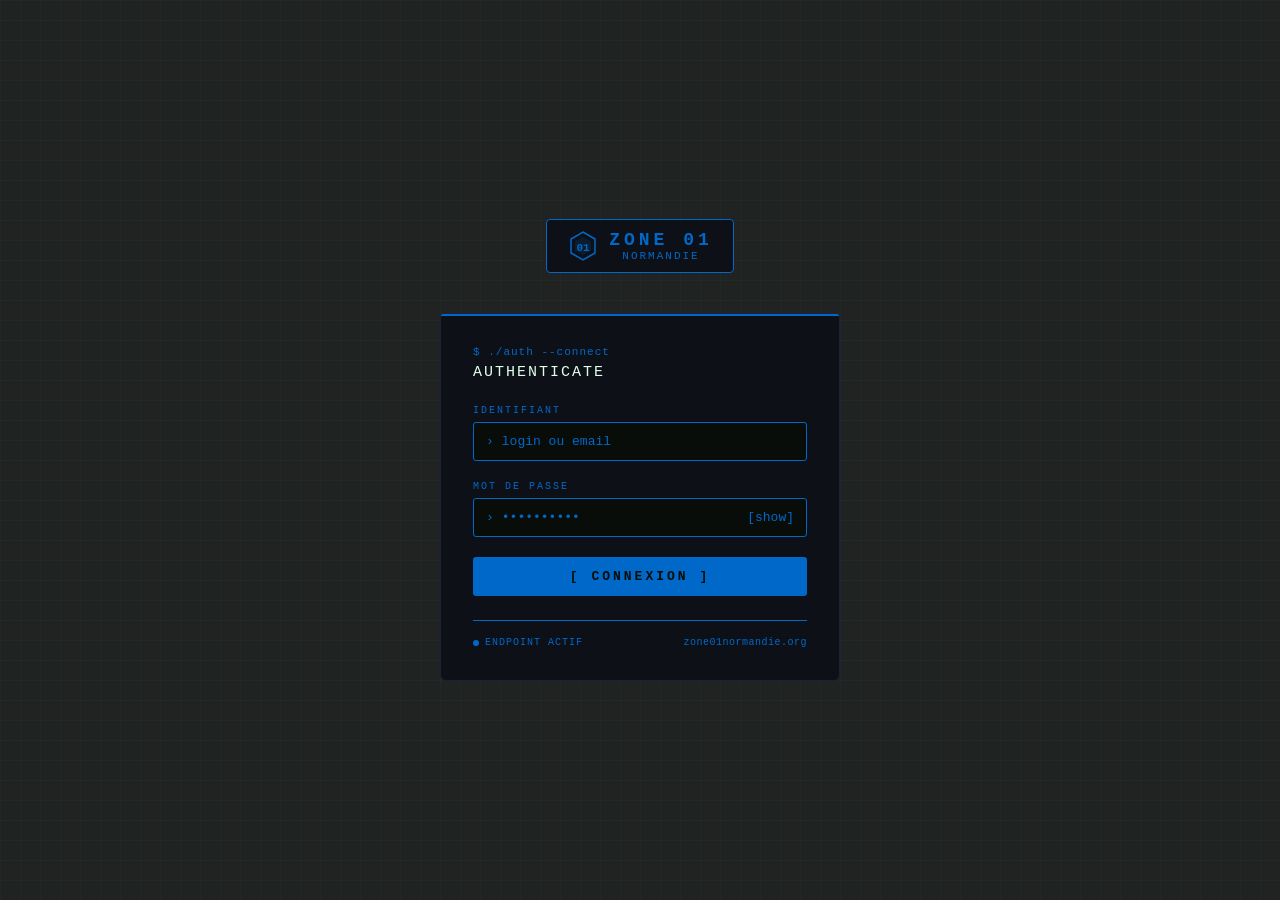
<file: index.html>
<!DOCTYPE html>
<html lang="fr">
<head>
    <meta charset="UTF-8"/>
    <meta name="viewport" content="width=device-width, initial-scale=1.0"/>
    <title>Zone 01 — Login</title>
    <link rel="stylesheet" href="/css/index.css">
</head>
<body>

    <div class="grid-bg"></div>

    <!-- Logo -->
    <div class="logo-area">
        <div class="logo-badge">
            <svg class="logo-hex" viewBox="0 0 32 32" fill="none">
                <polygon points="16,2 28,9 28,23 16,30 4,23 4,9"
                         fill="none" stroke="#0068c9" stroke-width="1.5"/>
                <polygon points="16,7 24,11.5 24,20.5 16,25 8,20.5 8,11.5"
                         fill="#0068c9" opacity="0.15"/>
                <text x="16" y="21" text-anchor="middle"
                      fill="#0068c9" font-size="11"
                      font-family="Courier New" font-weight="bold">01</text>
            </svg>
            <div>
                <div class="logo-text">Zone 01</div>
                <div class="logo-sub">Normandie</div>
            </div>
        </div>
    </div>

    <!-- Card -->
    <div class="card">
        <div class="card-header">
            <div class="prompt-line"><span>$</span> ./auth --connect</div>
            <div class="card-title">Authenticate</div>
        </div>

        <div class="field">
            <label>Identifiant</label>
            <div class="input-wrap">
                <span class="prefix">›</span>
                <input type="text" id="username"
                       placeholder="login ou email"
                       autocomplete="username"/>
            </div>
        </div>

        <div class="field">
            <label>Mot de passe</label>
            <div class="input-wrap">
                <span class="prefix">›</span>
                <input type="password" id="password"
                       placeholder="••••••••••"
                       autocomplete="current-password"/>
                <button class="toggle-pass" id="togglePass" tabindex="-1">[show]</button>
            </div>
        </div>

        <div class="error-box" id="errorBox">
            <span id="errorMsg">Identifiants invalides. Accès refusé.</span>
        </div>

        <button class="btn-login" id="loginBtn">
            [ Connexion ]
        </button>

        <div class="status-bar">
            <div class="status-text">
                <div class="status-dot"></div>
                ENDPOINT ACTIF
            </div>
            <div class="status-endpoint">zone01normandie.org</div>
        </div>
    </div>

    <script src="/js/password.js"></script>

</body>
</html>
</file>
<file: css/index.css>
* { box-sizing: border-box; margin: 0; padding: 0; }

        body {
            min-height: 100vh;
            background: #212222;
            display: flex;
            flex-direction: column;
            align-items: center;
            justify-content: center;
            font-family: 'Courier New', monospace;
            padding: 2rem 1rem;
            position: relative;
            overflow: hidden;
        }

        .grid-bg {
            position: fixed;
            inset: 0;
            background-image:
                linear-gradient(rgba(0,255,180,0.04) 1px, transparent 1px),
                linear-gradient(90deg, rgba(0,255,180,0.04) 1px, transparent 1px);
            background-size: 20px 20px;
            pointer-events: none;
            z-index: 0;
        }

        /* ── Logo ── */
        .logo-area {
            text-align: center;
            margin-bottom: 2rem;
            position: relative;
            z-index: 1;
        }
        .logo-badge {
            display: inline-flex;
            align-items: center;
            gap: 10px;
            background: #0d1117;
            border: 1px solid #0068c9;
            border-radius: 4px;
            padding: 10px 20px;
            margin-bottom: 0.5rem;
        }
        .logo-hex { width: 32px; height: 32px; }
        .logo-text {
            font-size: 18px;
            font-weight: bold;
            color: #0068c9;
            letter-spacing: 4px;
            text-transform: uppercase;
        }
        .logo-sub {
            font-size: 11px;
            color: #0068c9;
            letter-spacing: 2px;
            text-transform: uppercase;
        }

        /* ── Card ── */
        .card {
            width: 100%;
            max-width: 400px;
            background: #0d1117;
            border: 1px solid #1e203a;
            border-radius: 6px;
            padding: 2rem;
            position: relative;
            z-index: 1;
        }
        .card::before {
            content: '';
            position: absolute;
            top: 0; left: 0; right: 0;
            height: 2px;
            background: #0068c9;
            border-radius: 6px 6px 0 0;
        }

        /* ── Header ── */
        .card-header { margin-bottom: 1.5rem; }
        .prompt-line {
            font-size: 11px;
            color: #0068c9;
            letter-spacing: 1px;
            margin-bottom: 6px;
        }
        .prompt-line span { color: #0068c9; }
        .card-title {
            font-size: 15px;
            color: #e0ffe8;
            letter-spacing: 2px;
            text-transform: uppercase;
        }

        /* ── Fields ── */
        .field { margin-bottom: 1.25rem; }
        .field label {
            display: block;
            font-size: 10px;
            color: #0068c9;
            letter-spacing: 2px;
            text-transform: uppercase;
            margin-bottom: 6px;
        }
        .input-wrap {
            display: flex;
            align-items: center;
            background: #080d0a;
            border: 1px solid #0068c9;
            border-radius: 3px;
            padding: 0 12px;
            transition: border-color 0.15s;
        }
        .input-wrap:focus-within { border-color: #0068c9; }
        .input-wrap .prefix {
            font-size: 13px;
            color: #0068c9;
            margin-right: 8px;
            user-select: none;
        }
        .input-wrap input {
            flex: 1;
            background: none;
            border: none;
            outline: none;
            font-family: 'Courier New', monospace;
            font-size: 13px;
            color: #c8ffd8;
            padding: 11px 0;
            caret-color: #0068c9;
        }
        .input-wrap input::placeholder { color: #0068c9; }
        .toggle-pass {
            background: none;
            border: none;
            cursor: pointer;
            color: #0068c9;
            font-size: 13px;
            padding: 0;
            font-family: 'Courier New', monospace;
        }
        .toggle-pass:hover { color: #0068c9; }

        /* ── Error ── */
        .error-box {
            display: none;
            background: #1a0808;
            border: 1px solid #5a1e1e;
            border-left: 3px solid #e24b4a;
            border-radius: 3px;
            padding: 10px 12px;
            margin-bottom: 1.25rem;
            font-size: 12px;
            color: #f09595;
            letter-spacing: 0.5px;
        }
        .error-box.show { display: block; }

        /* ── Button ── */
        .btn-login {
            width: 100%;
            background: #0068c9;
            border: none;
            border-radius: 3px;
            padding: 12px;
            font-family: 'Courier New', monospace;
            font-size: 13px;
            font-weight: bold;
            color: #020d06;
            letter-spacing: 3px;
            text-transform: uppercase;
            cursor: pointer;
            transition: background 0.15s, opacity 0.15s;
        }
        .btn-login:hover { background: #0068c9; }
        .btn-login:active { opacity: 0.85; }
        .btn-login:disabled { background: #0068c9; color: #0068c9; cursor: not-allowed; }

        /* ── Status bar ── */
        .status-bar {
            display: flex;
            align-items: center;
            justify-content: space-between;
            margin-top: 1.5rem;
            padding-top: 1rem;
            border-top: 1px solid #0068c9;
        }
        .status-dot {
            width: 6px;
            height: 6px;
            border-radius: 50%;
            background: #0068c9;
            animation: pulse 2s infinite;
        }
        @keyframes pulse {
            0%, 100% { opacity: 1; }
            50% { opacity: 0.3; }
        }
        .status-text {
            font-size: 10px;
            color: #0068c9;
            letter-spacing: 1px;
            display: flex;
            align-items: center;
            gap: 6px;
        }
        .status-endpoint {
            font-size: 10px;
            color: #0068c9;
            letter-spacing: 0.5px;
        }
</file>
<file: css/profile.css>
/* profile.css */

*, *::before, *::after {
    box-sizing: border-box;
    margin: 0;
    padding: 0;
}

:root {
    --bg:        #212222;
    --bg-card:   #0d1117;
    --bg-stat:   #0f1a14;
    --border:    #0068c9;
    --blue:      #0068c9;
    --text:      #e0ffe8;
    --text-muted:#0068c9;
    --font-mono: 'Courier New', monospace;
    --font-sans: 'Segoe UI', system-ui, sans-serif;
    --radius:    6px;
}

body {
    background: var(--bg);
    color: var(--text);
    font-family: var(--font-sans);
    min-height: 100vh;
    position: relative;
}

/* ── Grid background ────────────────────────────────────────── */
body::before {
    content: '';
    position: fixed;
    inset: 0;
    background-image:
        linear-gradient(rgba(0,104,201,0.06) 1px, transparent 1px),
        linear-gradient(90deg, rgba(0,104,201,0.06) 1px, transparent 1px);
    background-size: 20px 20px;
    pointer-events: none;
    z-index: 0;
}

/* ── Header ─────────────────────────────────────────────────── */
.header {
    position: sticky;
    top: 0;
    z-index: 10;
    background: #212222ee;
    backdrop-filter: blur(8px);
    border-bottom: 1px solid var(--border);
}

.header-inner {
    max-width: 760px;
    margin: 0 auto;
    padding: 1rem 1.5rem;
    display: flex;
    align-items: center;
    justify-content: space-between;
}

.header-logo {
    display: flex;
    align-items: center;
    gap: 10px;
}

.header-title {
    font-family: var(--font-mono);
    font-size: 15px;
    font-weight: bold;
    color: var(--blue);
    letter-spacing: 4px;
    text-transform: uppercase;
}

.header-sub {
    font-size: 11px;
    color: var(--blue);
    letter-spacing: 2px;
    margin-left: 4px;
}

.btn-logout {
    background: none;
    border: 1px solid var(--border);
    border-radius: var(--radius);
    padding: 6px 14px;
    font-family: var(--font-mono);
    font-size: 11px;
    color: var(--blue);
    letter-spacing: 1px;
    cursor: pointer;
    text-transform: uppercase;
    transition: border-color 0.15s, color 0.15s;
}

.btn-logout:hover {
    border-color: #e24b4a;
    color: #f09595;
}

/* ── Main layout ─────────────────────────────────────────────── */
.main {
    max-width: 760px;
    margin: 0 auto;
    padding: 2rem 1.5rem 4rem;
    display: flex;
    flex-direction: column;
    gap: 1.5rem;
    position: relative;
    z-index: 1;
}

/* ── Card ────────────────────────────────────────────────────── */
.card {
    background: var(--bg-card);
    border: 1px solid var(--border);
    border-radius: var(--radius);
    padding: 1.5rem;
    position: relative;
}

.card::before {
    content: '';
    position: absolute;
    top: 0; left: 0; right: 0;
    height: 2px;
    background: var(--blue);
    border-radius: var(--radius) var(--radius) 0 0;
}

.section-title {
    font-family: var(--font-mono);
    font-size: 10px;
    color: var(--blue);
    letter-spacing: 2px;
    text-transform: uppercase;
    margin-bottom: 1.25rem;
    padding-bottom: 0.75rem;
    border-bottom: 1px solid var(--border);
}

/* ── Identity card ───────────────────────────────────────────── */
.identity-card {
    display: flex;
    align-items: center;
    gap: 1.5rem;
}

.avatar {
    width: 64px;
    height: 64px;
    border-radius: 50%;
    background: #0d1117;
    border: 2px solid var(--blue);
    display: flex;
    align-items: center;
    justify-content: center;
    font-family: var(--font-mono);
    font-size: 20px;
    font-weight: bold;
    color: var(--blue);
    flex-shrink: 0;
    letter-spacing: 1px;
}

.identity-login {
    font-size: 22px;
    font-weight: 600;
    color: var(--text);
    margin-bottom: 4px;
}

.identity-email {
    font-size: 13px;
    color: var(--blue);
    font-family: var(--font-mono);
}

/* ── Stats grid ──────────────────────────────────────────────── */
.stats-grid {
    display: grid;
    grid-template-columns: repeat(auto-fit, minmax(160px, 1fr));
    gap: 1rem;
}

.stat-card {
    background: var(--bg-card);
    border: 1px solid var(--border);
    border-radius: var(--radius);
    padding: 1.25rem 1rem;
    display: flex;
    flex-direction: column;
    gap: 4px;
    position: relative;
}

.stat-card::before {
    content: '';
    position: absolute;
    top: 0; left: 0; right: 0;
    height: 2px;
    background: var(--blue);
    border-radius: var(--radius) var(--radius) 0 0;
}

.stat-label {
    font-size: 10px;
    color: var(--blue);
    letter-spacing: 2px;
    text-transform: uppercase;
    font-family: var(--font-mono);
}

.stat-value {
    font-size: 28px;
    font-weight: 700;
    color: var(--text);
    font-family: var(--font-mono);
    line-height: 1.1;
}

.stat-unit {
    font-size: 12px;
    color: var(--blue);
    font-family: var(--font-mono);
}

/* ── Skills list ─────────────────────────────────────────────── */
.skills-list {
    display: flex;
    flex-direction: column;
    gap: 12px;
}

.skill-row {
    display: flex;
    align-items: center;
    gap: 12px;
}

.skill-name {
    font-size: 12px;
    color: var(--blue);
    font-family: var(--font-mono);
    min-width: 140px;
    text-transform: uppercase;
    letter-spacing: 1px;
}

.skill-bar-bg {
    flex: 1;
    height: 5px;
    background: #1a2a3a;
    border-radius: 3px;
    overflow: hidden;
}

.skill-bar-fill {
    height: 100%;
    background: var(--blue);
    border-radius: 3px;
    transition: width 0.6s ease;
}

.skill-pct {
    font-size: 12px;
    color: var(--blue);
    font-family: var(--font-mono);
    min-width: 36px;
    text-align: right;
}

/* ── Graph ───────────────────────────────────────────────────── */
.graph-wrap {
    width: 100%;
    overflow-x: auto;
}

.graph-wrap--center {
    display: flex;
    justify-content: center;
}

.graph-wrap svg {
    width: 100%;
    height: auto;
    display: block;
}

/* ── Placeholder ─────────────────────────────────────────────── */
.placeholder {
    font-size: 13px;
    color: var(--blue);
    font-family: var(--font-mono);
    text-align: center;
    padding: 1rem 0;
    opacity: 0.5;
}
</file>
